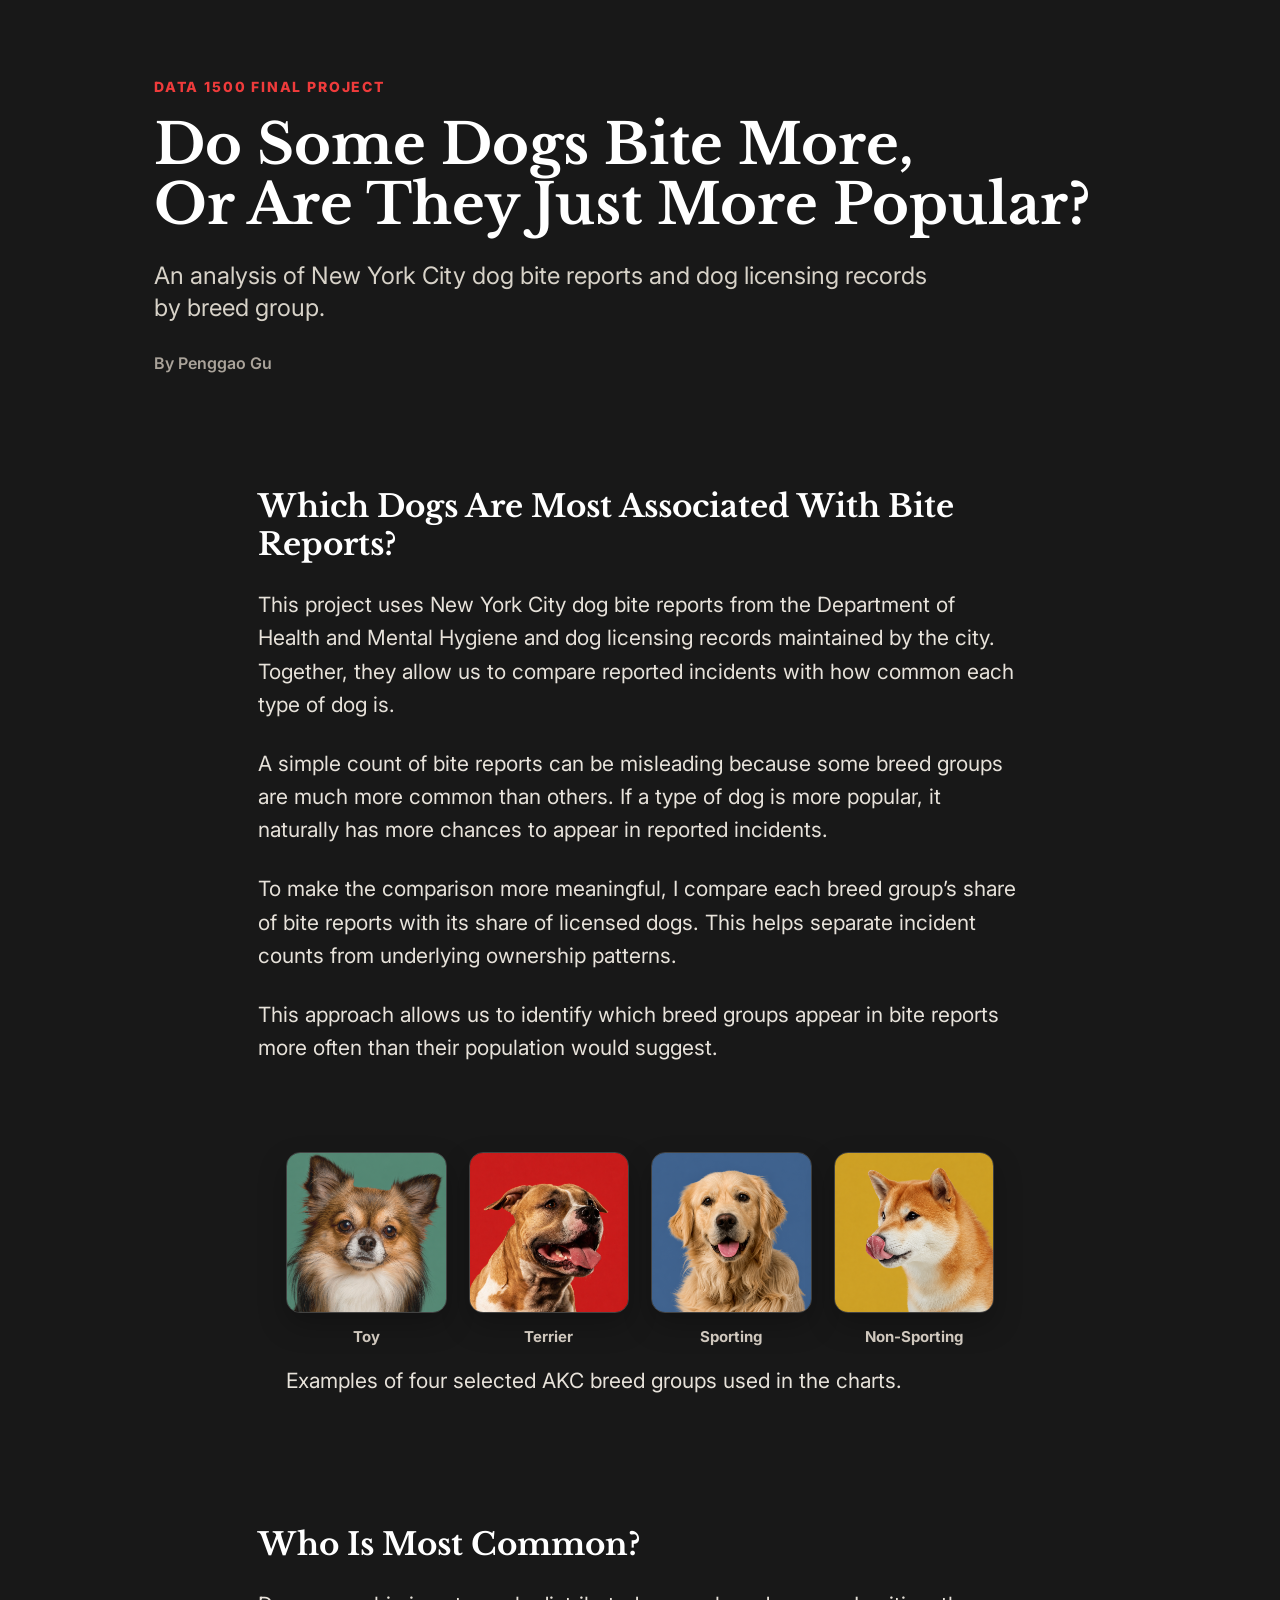
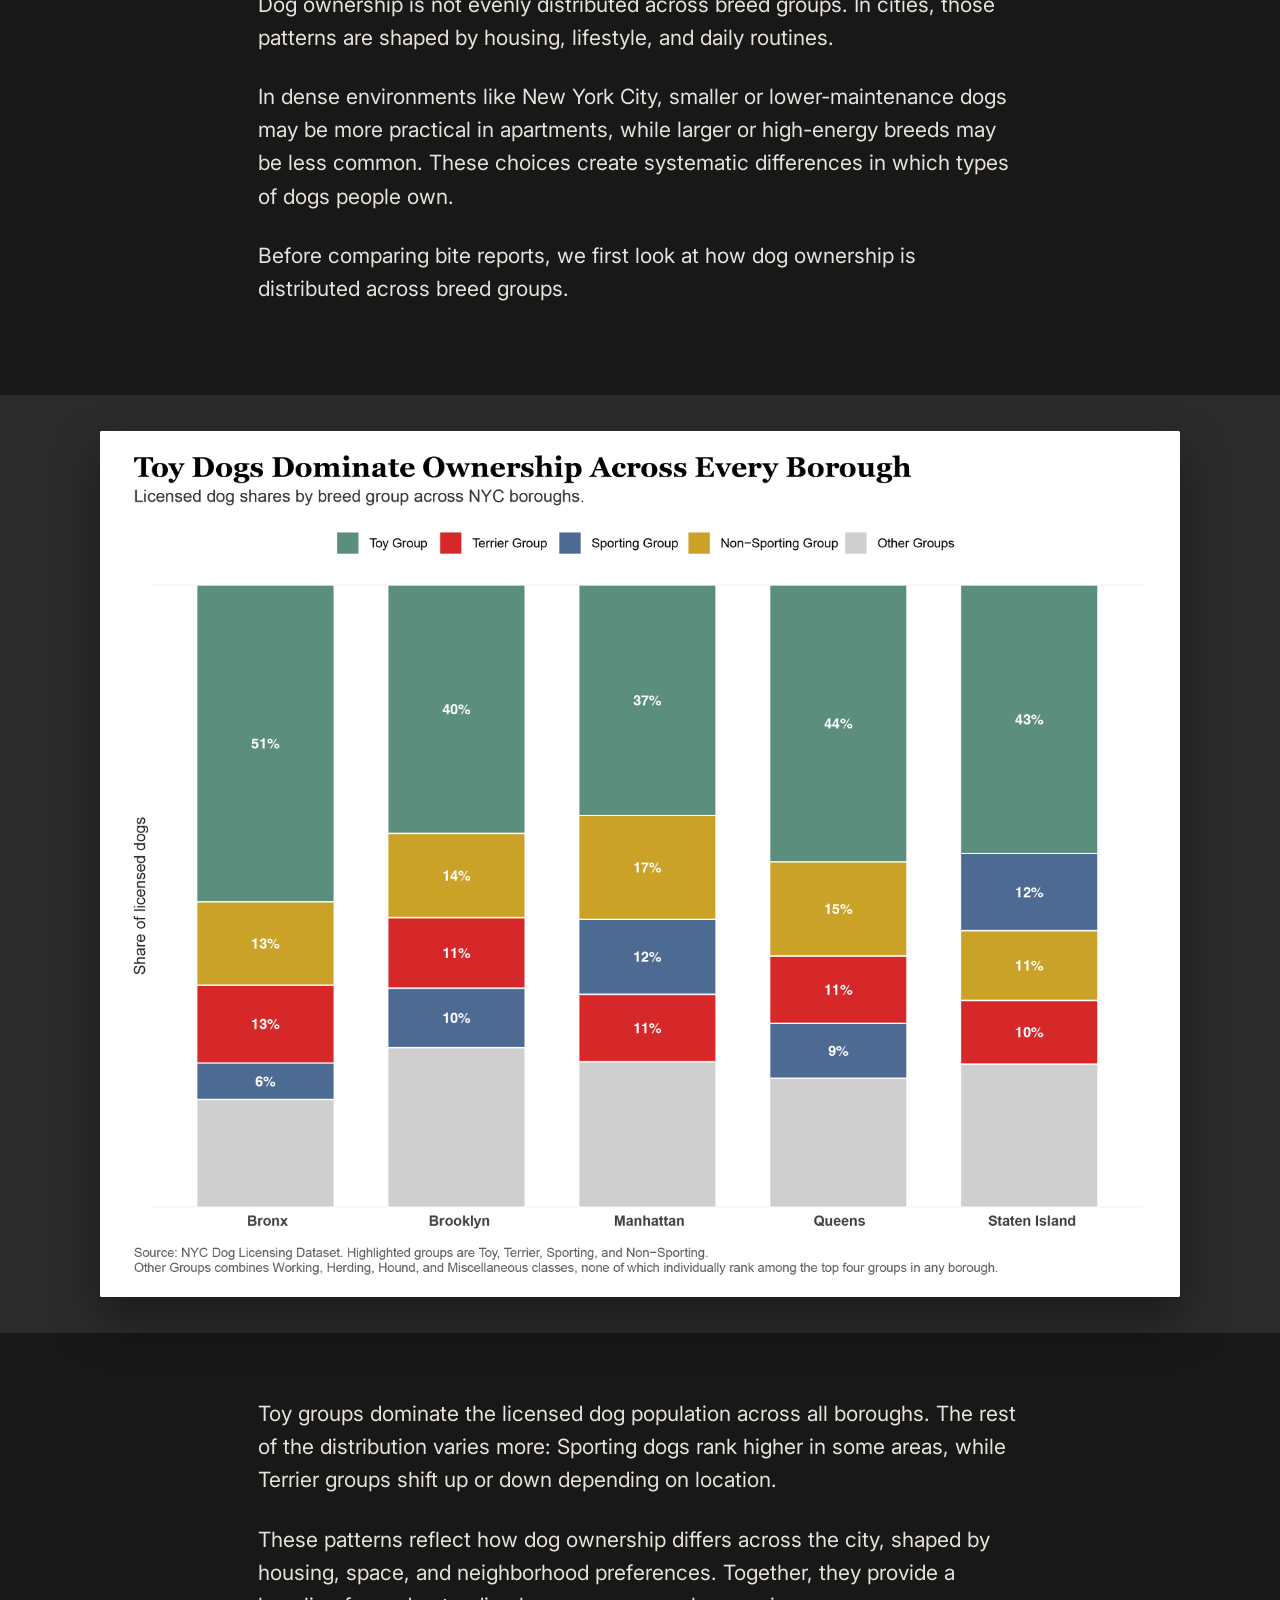
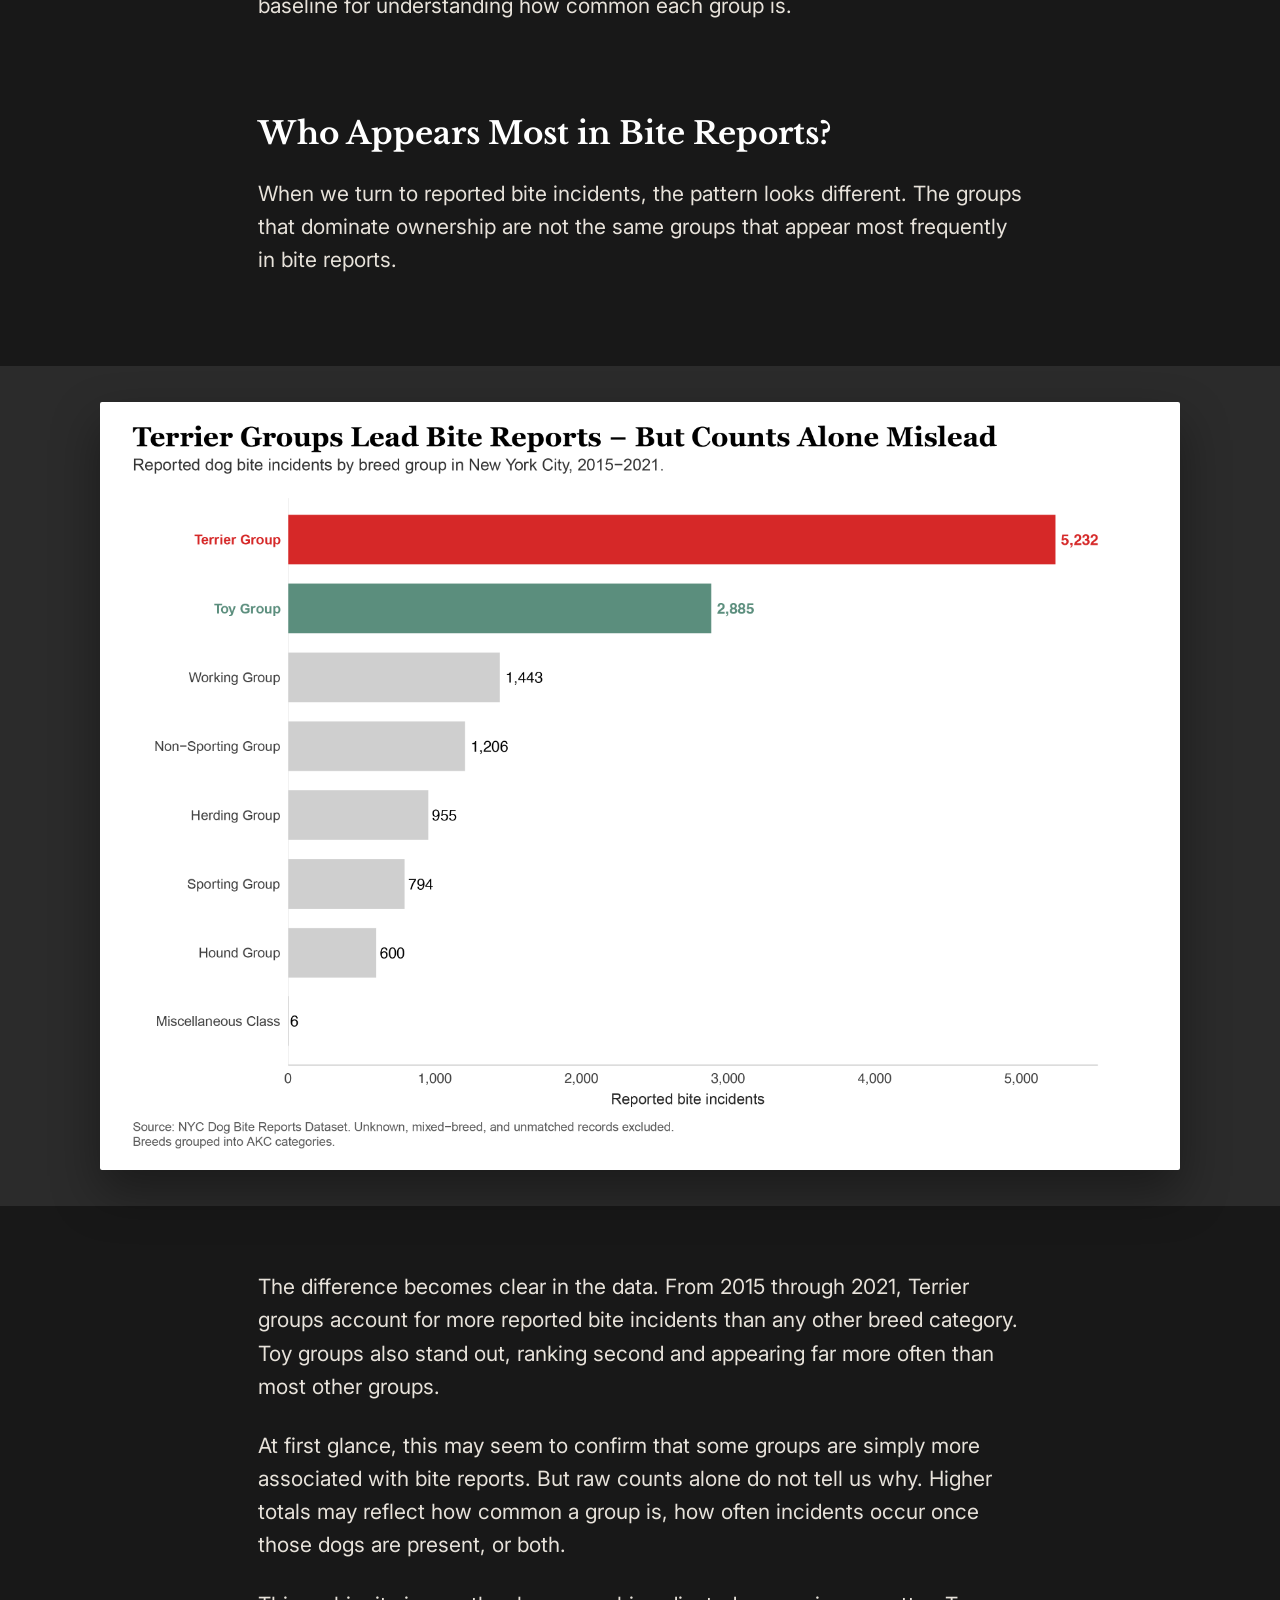
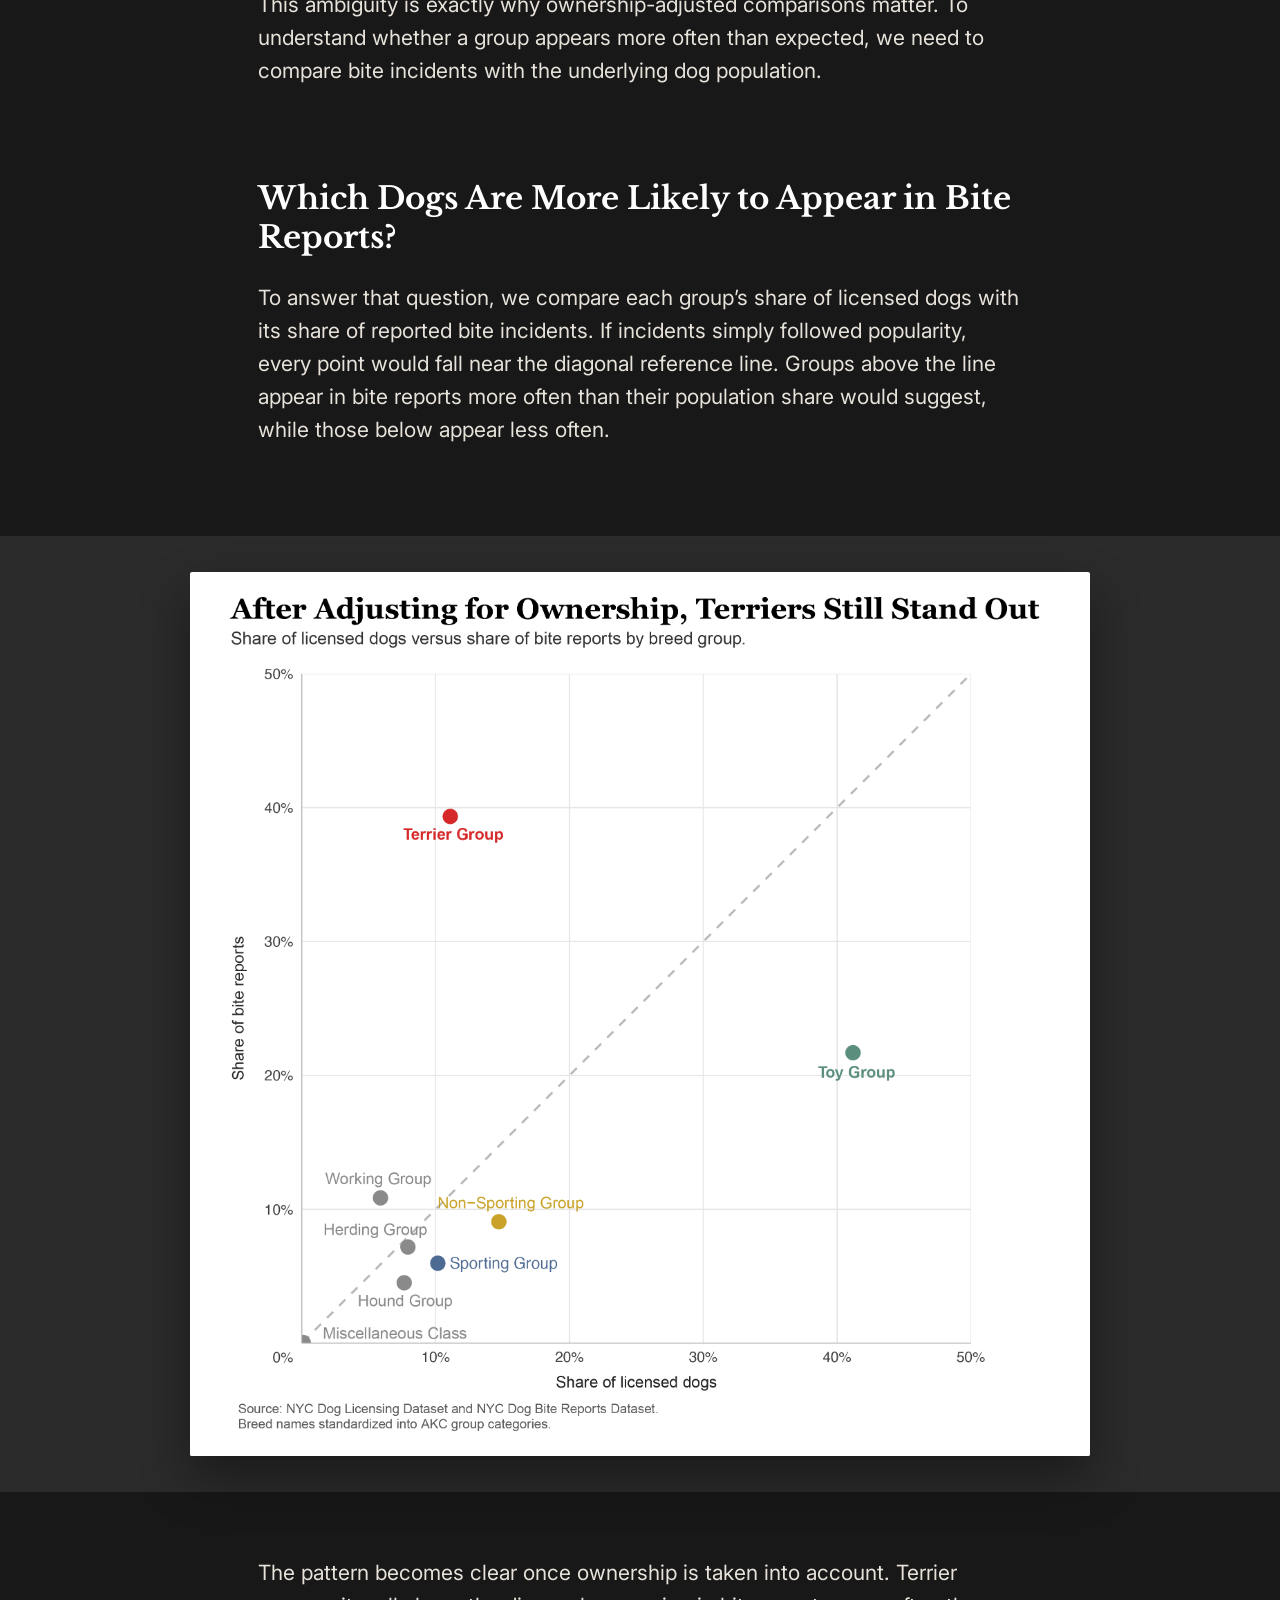
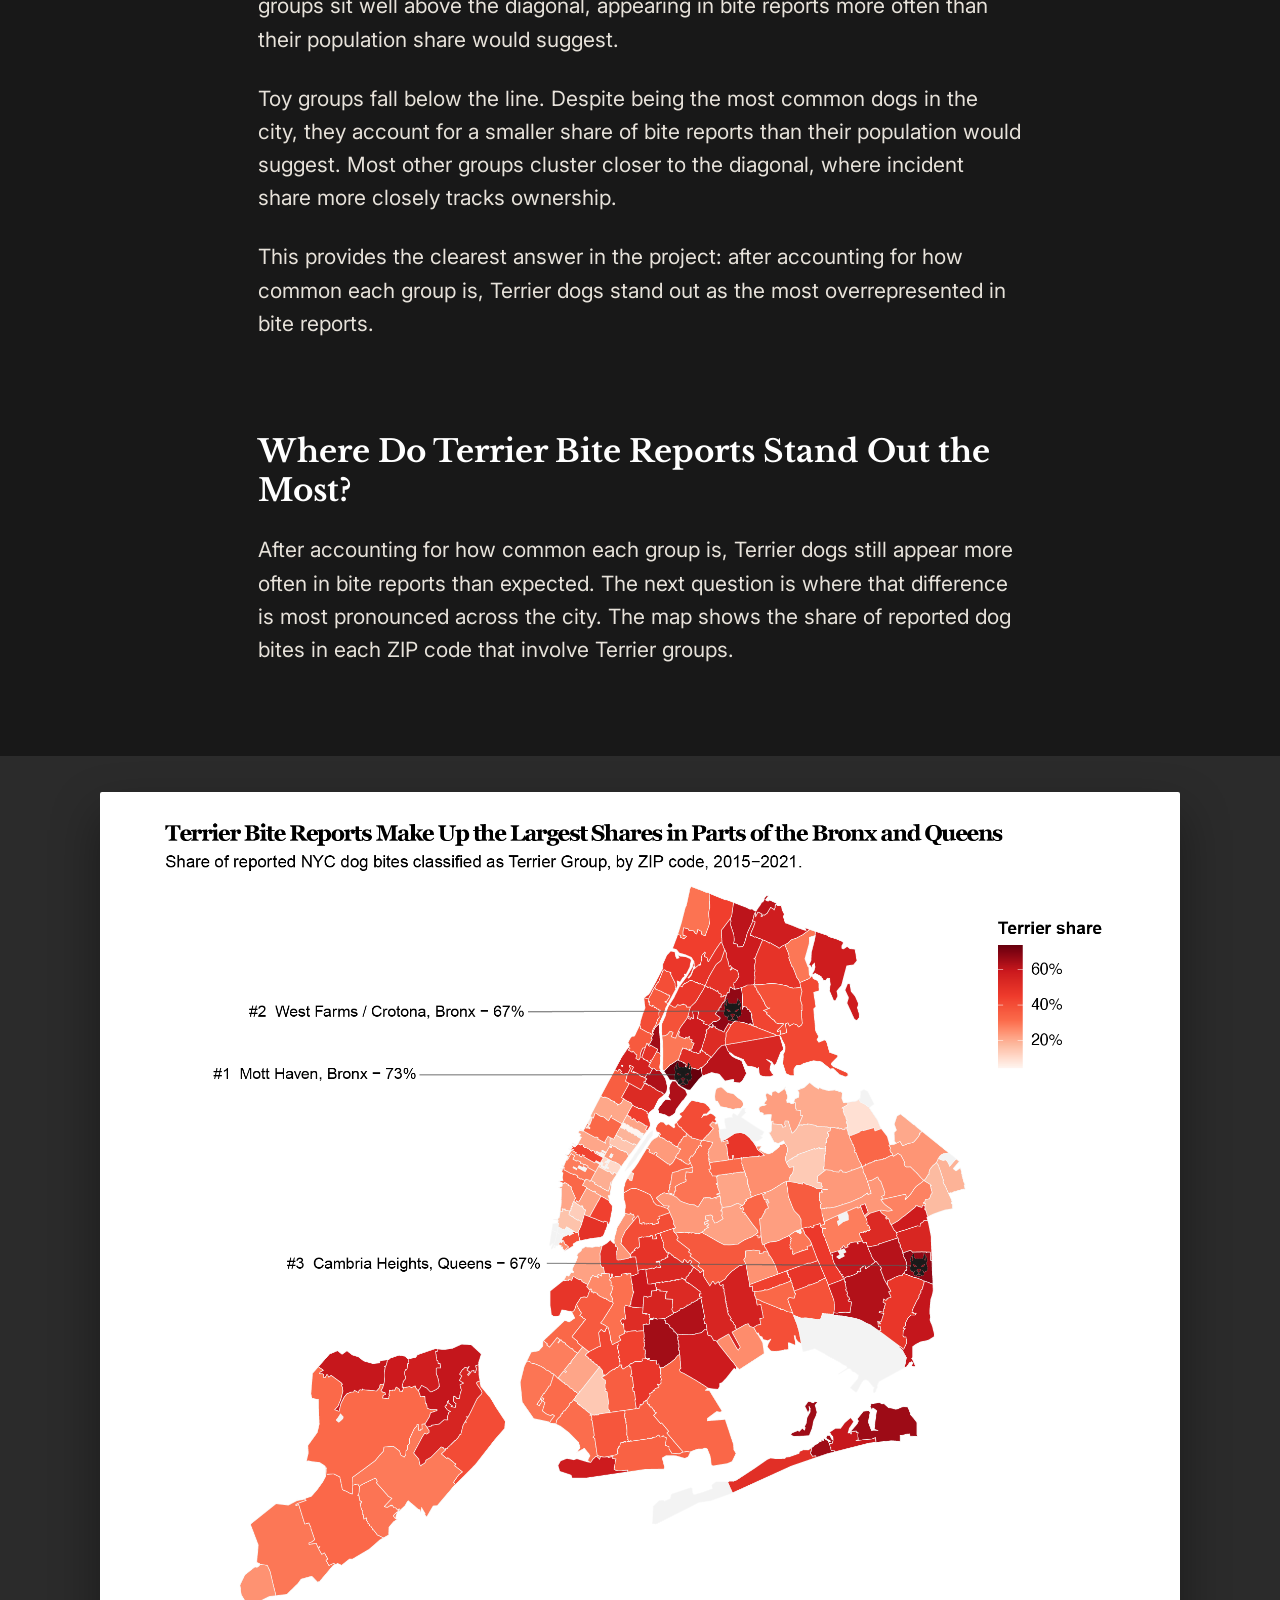
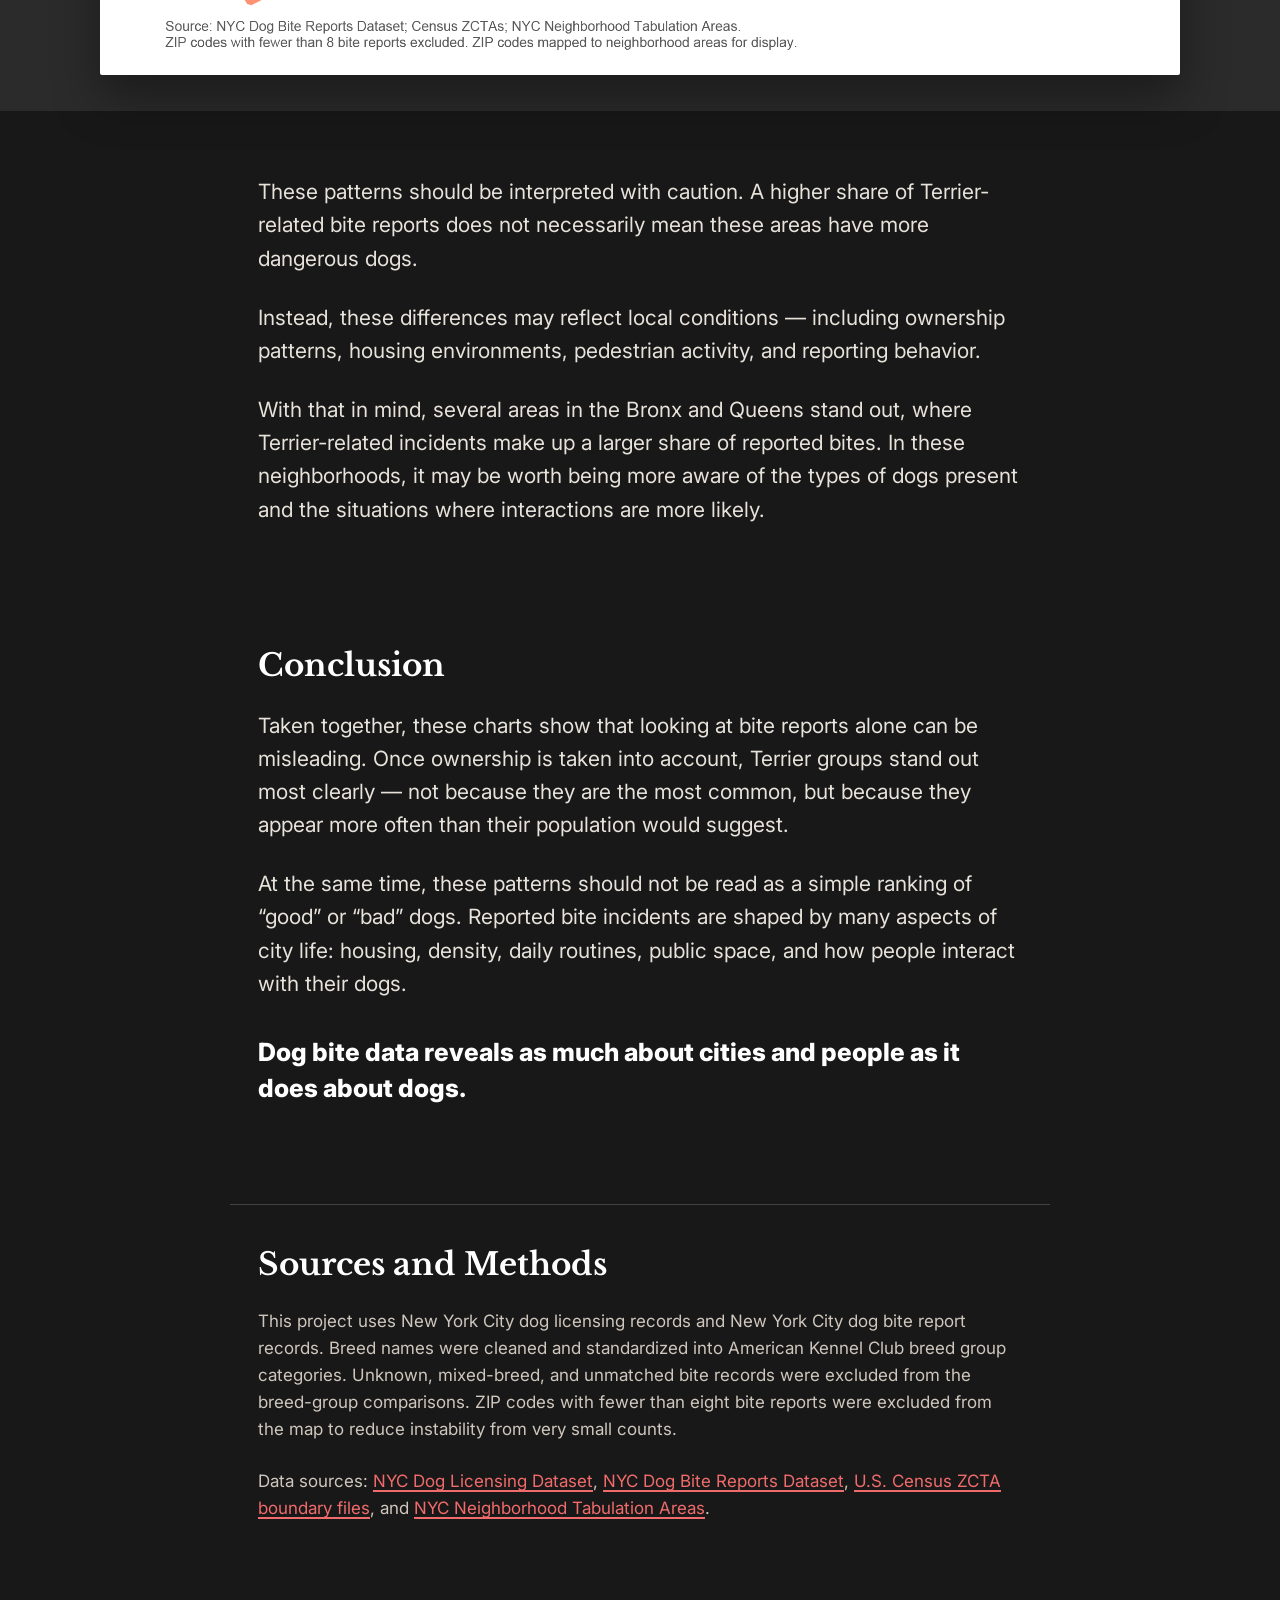
<file: dog-bite-nyc/index.html>
<!DOCTYPE html>
<html lang="en">
<head>
    <meta charset="UTF-8">
    <meta name="viewport" content="width=device-width, initial-scale=1.0">
    <title>Do Some Dogs Bite More?</title>
    <link rel="stylesheet" href="styles.css">

    <link rel="preconnect" href="https://fonts.googleapis.com">
    <link rel="preconnect" href="https://fonts.gstatic.com" crossorigin>
    <link href="https://fonts.googleapis.com/css2?family=Inter:wght@400;500;600;700;800&family=Libre+Baskerville:wght@700&display=swap" rel="stylesheet">
</head>

<body>
    <main>

        <section class="hero">
            <p class="kicker">DATA 1500 Final Project</p>
            <h1>Do Some Dogs Bite More,<br>
                Or Are They Just More Popular?</h1>
            <p class="dek">An analysis of New York City dog bite reports and dog licensing records by breed group.</p>
            <p class="byline">By Penggao Gu</p>
        </section>

        <section class="text-block">
            <h2>Which Dogs Are Most Associated With Bite Reports?</h2>

            <p>This project uses New York City dog bite reports from the Department of Health and Mental Hygiene and dog licensing records maintained by the city. Together, they allow us to compare reported incidents with how common each type of dog is.</p>
            
            <p>A simple count of bite reports can be misleading because some breed groups are much more common than others. If a type of dog is more popular, it naturally has more chances to appear in reported incidents.</p>

            <p>To make the comparison more meaningful, I compare each breed group’s share of bite reports with its share of licensed dogs. This helps separate incident counts from underlying ownership patterns.</p>

            <p>This approach allows us to identify which breed groups appear in bite reports more often than their population would suggest.</p>
        
            <div class="dog-strip">
                <div class="dog-grid">
                    <figure>
                        <img src="images/toyGroup.png" alt="Representative Toy Group dog">
                        <figcaption>Toy</figcaption>
                    </figure>

                    <figure>
                        <img src="images/terrierGroup.png" alt="Representative Terrier Group dog">
                        <figcaption>Terrier</figcaption>
                    </figure>

                    <figure>
                        <img src="images/sportingGroup.png" alt="Representative Sporting Group dog">
                        <figcaption>Sporting</figcaption>
                    </figure>

                    <figure>
                        <img src="images/nonSportingGroup.png" alt="Representative Non-Sporting Group dog">
                        <figcaption>Non-Sporting</figcaption>
                    </figure>
                </div>

                <p class="caption">
                    Examples of four selected AKC breed groups used in the charts.
                </p>
            </div>

        </section>

        <section class="text-block">
            <h2>Who Is Most Common?</h2>

            <p>Dog ownership is not evenly distributed across breed groups. In cities, those patterns are shaped by housing, lifestyle, and daily routines.</p>

            <p>In dense environments like New York City, smaller or lower-maintenance dogs may be more practical in apartments, while larger or high-energy breeds may be less common. These choices create systematic differences in which types of dogs people own.</p>

            <p>Before comparing bite reports, we first look at how dog ownership is distributed across breed groups.</p>
        </section>

        <section class="chart-section">
            <img class="chart" src="images/Rplot1.png" alt="Stacked bar chart showing licensed dog shares by breed group across New York City boroughs. Toy Group leads in every borough.">
        </section>

        <section class="text-block">
            <p>Toy groups dominate the licensed dog population across all boroughs. The rest of the distribution varies more: Sporting dogs rank higher in some areas, while Terrier groups shift up or down depending on location.</p>

            <p>These patterns reflect how dog ownership differs across the city, shaped by housing, space, and neighborhood preferences. Together, they provide a baseline for understanding how common each group is.</p>
        </section>

        <section class="text-block">
            <h2>Who Appears Most in Bite Reports?</h2>

            <p>When we turn to reported bite incidents, the pattern looks different. The groups that dominate ownership are not the same groups that appear most frequently in bite reports.</p>
        </section>

        <section class="chart-section">
            <img class="chart" src="images/Rplot2.png" alt="Horizontal bar chart showing reported dog bite incidents by breed group. Terrier Group has the most reported bite incidents.">
        </section>

        <section class="text-block">
            <p>The difference becomes clear in the data. From 2015 through 2021, Terrier groups account for more reported bite incidents than any other breed category. Toy groups also stand out, ranking second and appearing far more often than most other groups.</p>

            <p>At first glance, this may seem to confirm that some groups are simply more associated with bite reports. But raw counts alone do not tell us why. Higher totals may reflect how common a group is, how often incidents occur once those dogs are present, or both.</p>

            <p>This ambiguity is exactly why ownership-adjusted comparisons matter. To understand whether a group appears more often than expected, we need to compare bite incidents with the underlying dog population.</p>
        </section>

        <section class="text-block">
            <h2>Which Dogs Are More Likely to Appear in Bite Reports?</h2>

            <p>To answer that question, we compare each group’s share of licensed dogs with its share of reported bite incidents. If incidents simply followed popularity, every point would fall near the diagonal reference line. Groups above the line appear in bite reports more often than their population share would suggest, while those below appear less often.</p>
        </section>

        <section class="chart-section featured-chart">
            <img class="chart" src="images/Rplot3.png" alt="Scatter plot comparing share of licensed dogs with share of bite reports by breed group. Terrier Group appears above the expected line.">
        </section>

        <section class="text-block">
            <p>The pattern becomes clear once ownership is taken into account. Terrier groups sit well above the diagonal, appearing in bite reports more often than their population share would suggest.</p>

            <p>Toy groups fall below the line. Despite being the most common dogs in the city, they account for a smaller share of bite reports than their population would suggest. Most other groups cluster closer to the diagonal, where incident share more closely tracks ownership.</p>

            <p>This provides the clearest answer in the project: after accounting for how common each group is, Terrier dogs stand out as the most overrepresented in bite reports.</p>
        </section>

        <section class="text-block">
            <h2>Where Do Terrier Bite Reports Stand Out the Most?</h2>

            <p>After accounting for how common each group is, Terrier dogs still appear more often in bite reports than expected. The next question is where that difference is most pronounced across the city. The map shows the share of reported dog bites in each ZIP code that involve Terrier groups.</p>
        </section>

        <section class="chart-section">
            <img class="chart" src="images/Rplot4.png" alt="Map of New York City ZIP codes showing Terrier Group share of reported dog bites. Several high-share areas appear in the Bronx and Queens.">
        </section>

        <section class="text-block">
            <p>These patterns should be interpreted with caution. A higher share of Terrier-related bite reports does not necessarily mean these areas have more dangerous dogs.</p>

            <p>Instead, these differences may reflect local conditions — including ownership patterns, housing environments, pedestrian activity, and reporting behavior.</p>

            <p>With that in mind, several areas in the Bronx and Queens stand out, where Terrier-related incidents make up a larger share of reported bites. In these neighborhoods, it may be worth being more aware of the types of dogs present and the situations where interactions are more likely.</p>
        
        
        </section>

        <section class="conclusion">
            <h2>Conclusion</h2>

            <p>Taken together, these charts show that looking at bite reports alone can be misleading. Once ownership is taken into account, Terrier groups stand out most clearly — not because they are the most common, but because they appear more often than their population would suggest.</p>

            <p>At the same time, these patterns should not be read as a simple ranking of “good” or “bad” dogs. Reported bite incidents are shaped by many aspects of city life: housing, density, daily routines, public space, and how people interact with their dogs.</p>

            <p class="ending">Dog bite data reveals as much about cities and people as it does about dogs.</p>
        </section>

        <section class="sources">
            <h2>Sources and Methods</h2>

            <p>This project uses New York City dog licensing records and New York City dog bite report records. Breed names were cleaned and standardized into American Kennel Club breed group categories. Unknown, mixed-breed, and unmatched bite records were excluded from the breed-group comparisons. ZIP codes with fewer than eight bite reports were excluded from the map to reduce instability from very small counts.</p>

            <p>Data sources:
                <a href="https://data.cityofnewyork.us/Health/NYC-Dog-Licensing-Dataset/nu7n-tubp" target="_blank">NYC Dog Licensing Dataset</a>,
                <a href="https://data.cityofnewyork.us/Health/DOHMH-Dog-Bite-Data/rsgh-akpg" target="_blank">NYC Dog Bite Reports Dataset</a>,
                <a href="https://www.census.gov/geographies/mapping-files/time-series/geo/cartographic-boundary.html" target="_blank">U.S. Census ZCTA boundary files</a>, and
                <a href="https://www.nyc.gov/content/planning/pages/resources/datasets/neighborhood-tabulation" target="_blank">NYC Neighborhood Tabulation Areas</a>.
            </p>
        </section>

    </main>
</body>
</html>
</file>
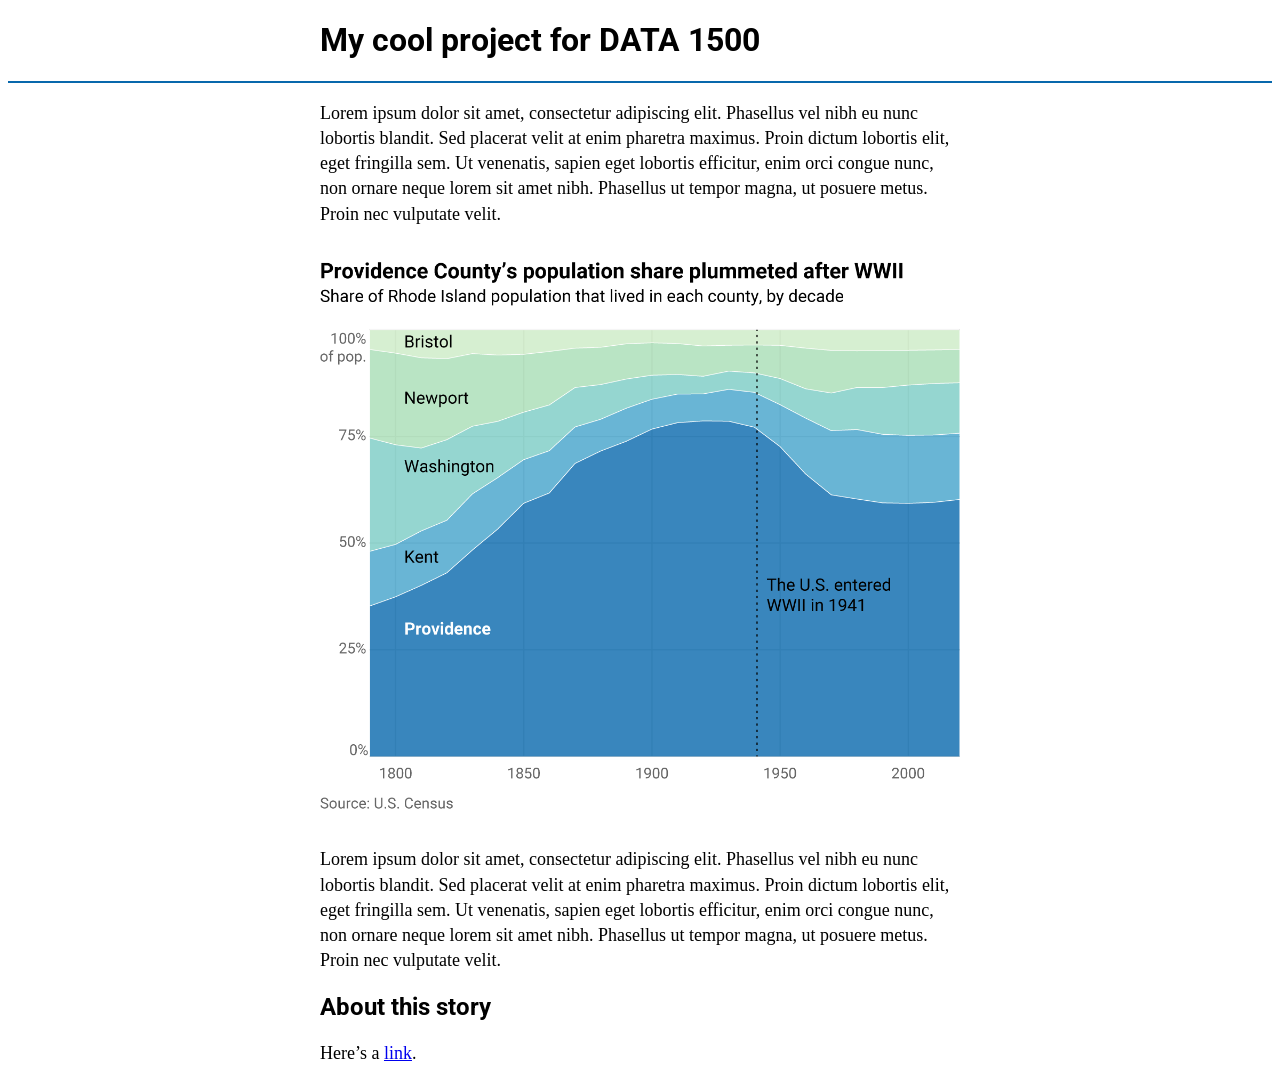
<file: new-york-dog-bites-project/index.html>
<!DOCTYPE html>
<html>
    <head>
        <link rel="stylesheet" href="styles.css">
        <link rel="preconnect" href="https://fonts.googleapis.com">
        <link rel="preconnect" href="https://fonts.gstatic.com" crossorigin>
        <link href="https://fonts.googleapis.com/css2?family=Roboto:ital,wght@0,100..900;1,100..900&display=swap" rel="stylesheet">
    </head>
    <body>
        <h1>My cool project for DATA 1500</h1>
        <div id ="divider"></div>
        <p>Lorem ipsum dolor sit amet, consectetur adipiscing elit. Phasellus vel nibh eu nunc lobortis blandit. Sed placerat velit at enim pharetra maximus. Proin dictum lobortis elit, eget fringilla sem. Ut venenatis, sapien eget lobortis efficitur, enim orci congue nunc, non ornare neque lorem sit amet nibh. Phasellus ut tempor magna, ut posuere metus. Proin nec vulputate velit. </p>
        <img src = "images/rhode_island.png">
        <p>Lorem ipsum dolor sit amet, consectetur adipiscing elit. Phasellus vel nibh eu nunc lobortis blandit. Sed placerat velit at enim pharetra maximus. Proin dictum lobortis elit, eget fringilla sem. Ut venenatis, sapien eget lobortis efficitur, enim orci congue nunc, non ornare neque lorem sit amet nibh. Phasellus ut tempor magna, ut posuere metus. Proin nec vulputate velit. </p>
        <h2>About this story</h2>
        <p>Here’s a <a href="https://www.brown.edu/">link</a>.</p>
    </body>
</html>
</file>
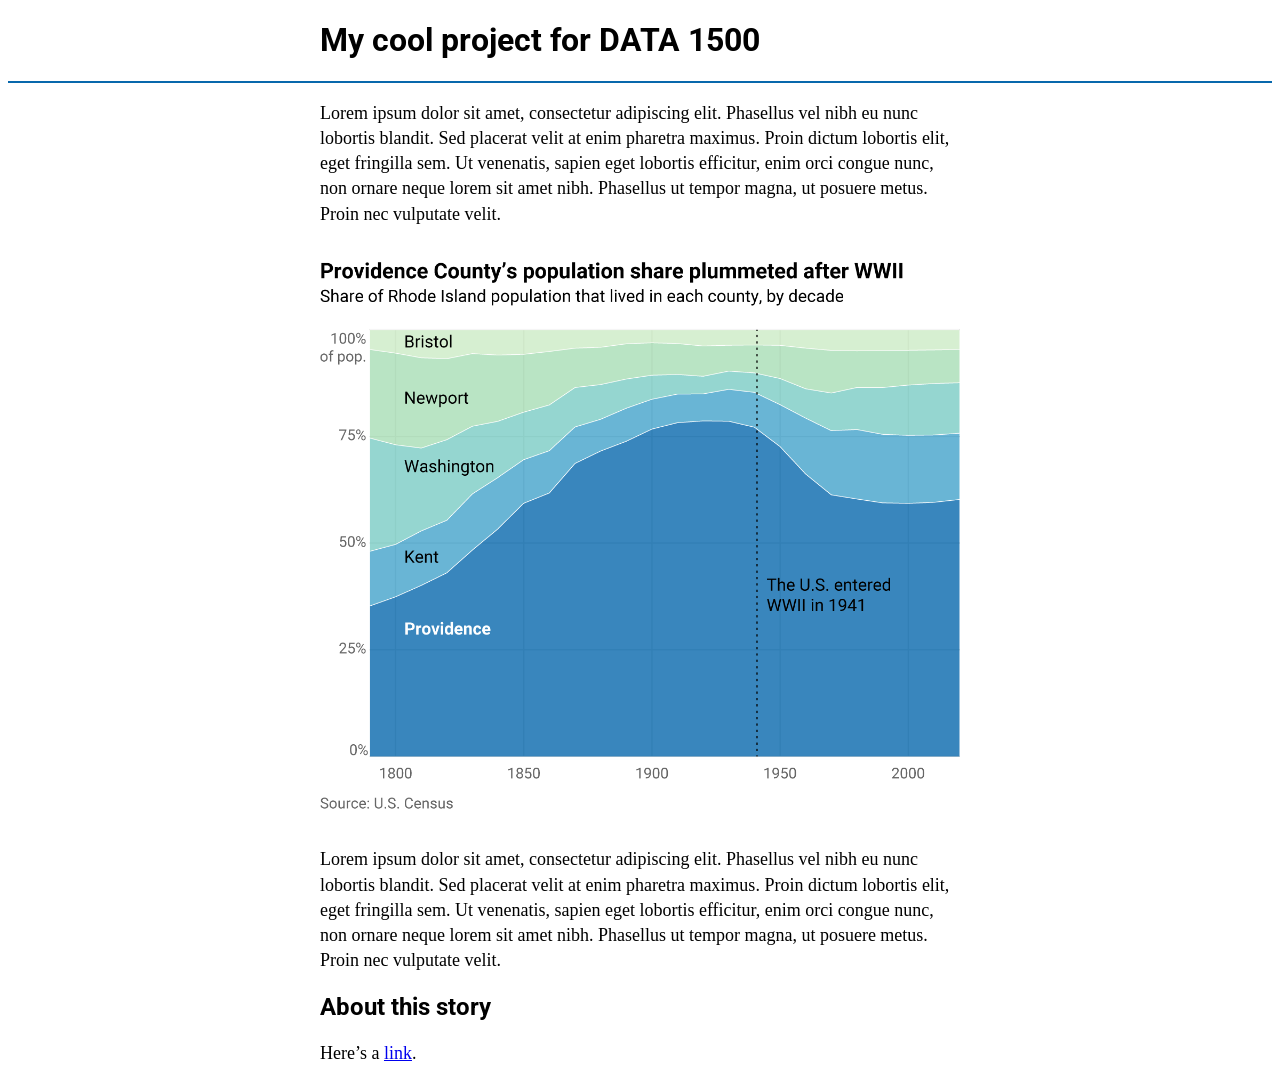
<file: test-project/index.html>
<!DOCTYPE html>
<html>
    <head>
        <title>My cool DATA 1500 project</title>
        <link rel="stylesheet" href="styles.css">
        <link rel="preconnect" href="https://fonts.googleapis.com">
        <link rel="preconnect" href="https://fonts.gstatic.com" crossorigin>
        <link href="https://fonts.googleapis.com/css2?family=Roboto:ital,wght@0,100..900;1,100..900&display=swap" rel="stylesheet">
        <script src="https://d3js.org/d3.v7.min.js"></script>
    </head>
    <body>
        <h1>My cool project for DATA 1500</h1>
        <div id ="divider"></div>
        <p>Lorem ipsum dolor sit amet, consectetur adipiscing elit. Phasellus vel nibh eu nunc lobortis blandit. Sed placerat velit at enim pharetra maximus. Proin dictum lobortis elit, eget fringilla sem. Ut venenatis, sapien eget lobortis efficitur, enim orci congue nunc, non ornare neque lorem sit amet nibh. Phasellus ut tempor magna, ut posuere metus. Proin nec vulputate velit. </p>
        <img src = "images/rhode_island.png">
        <p>Lorem ipsum dolor sit amet, consectetur adipiscing elit. Phasellus vel nibh eu nunc lobortis blandit. Sed placerat velit at enim pharetra maximus. Proin dictum lobortis elit, eget fringilla sem. Ut venenatis, sapien eget lobortis efficitur, enim orci congue nunc, non ornare neque lorem sit amet nibh. Phasellus ut tempor magna, ut posuere metus. Proin nec vulputate velit. </p>
        <h2>About this story</h2>
        <p>Here’s a <a href="https://www.brown.edu/">link</a>.</p>
        <div id = "myChart"></div>
    </body>
    <script src="scripts/scatter.js"></script>
</html>
</file>
<file: dog-bite-nyc/styles.css>
* {
    box-sizing: border-box;
}

body {
    margin: 0;
    background: #181818;
    color: #f4f1ea;
    font-family: "Inter", sans-serif;
}

main {
    width: 100%;
}

.hero {
    max-width: 1040px;
    margin: 0 auto;
    padding: 78px 34px 58px 34px;
}

.kicker {
    color: #ef3b3b;
    text-transform: uppercase;
    letter-spacing: 0.13em;
    font-size: 14px;
    font-weight: 800;
    margin: 0 0 20px 0;
}

h1 {
    font-family: "Libre Baskerville", serif;
    font-size: 56px;
    line-height: 1.08;
    margin: 0 0 24px 0;
    color: #ffffff;
    max-width: 980px;
}

.dek {
    font-size: 24px;
    line-height: 1.35;
    max-width: 780px;
    color: #d7d2c8;
    margin: 0 0 28px 0;
}

.byline {
    font-size: 16px;
    color: #aaa39a;
    margin-top: 28px;
    font-weight: 600;
}

.text-block,
.dog-strip,
.conclusion,
.sources {
    max-width: 820px;
    margin: 0 auto;
    padding: 26px 28px;
}

.text-block p,
.conclusion p,
.sources p {
    font-size: 21px;
    line-height: 1.58;
    color: #e7e2da;
    margin: 0 0 26px 0;
}

h2 {
    font-family: "Libre Baskerville", serif;
    font-size: 31px;
    line-height: 1.25;
    color: #ffffff;
    margin: 14px 0 24px 0;
}

.question {
    font-size: 28px !important;
    line-height: 1.35 !important;
    font-weight: 800;
    color: #ffffff !important;
    border-left: 6px solid #d62828;
    padding-left: 20px;
    margin: 36px 0 !important;
}

.dog-strip {
    padding-top: 36px;
    padding-bottom: 36px;
}

.dog-grid {
    display: grid;
    grid-template-columns: repeat(4, 1fr);
    gap: 22px;
    margin: 26px 0 18px 0;
}

.dog-grid figure {
    margin: 0;
}

.dog-grid img {
    width: 100%;
    aspect-ratio: 1 / 1;
    object-fit: cover;
    border-radius: 14px;
    border: 1px solid rgba(255,255,255,0.18);
    box-shadow: 0 12px 28px rgba(0,0,0,0.25);
}

.dog-grid figcaption {
    text-align: center;
    margin-top: 10px;
    font-size: 15px;
    color: #cfc7bd;
    font-weight: 700;
}

.caption {
    font-size: 16px;
    line-height: 1.45;
    color: #aaa39a;
    margin-top: 18px;
}

.chart-section {
    width: 100%;
    background: #2b2b2b;
    padding: 36px 28px;
    margin: 38px 0;
}

.chart {
    display: block;
    width: 100%;
    max-width: 1080px;
    margin: 0 auto;
    background: white;
    border-radius: 2px;
    box-shadow: 0 22px 48px rgba(0,0,0,0.38);
}

.featured-chart .chart {
    max-width: 900px;
}

.conclusion {
    margin-top: 14px;
    padding-top: 40px;
}

.ending {
    font-size: 25px !important;
    line-height: 1.45 !important;
    font-weight: 800;
    color: #ffffff !important;
    margin-top: 34px !important;
}

.sources {
    border-top: 1px solid rgba(255,255,255,0.18);
    margin-top: 46px;
    padding-bottom: 86px;
}

.sources p {
    font-size: 17px;
    line-height: 1.58;
    color: #cfc7bd;
}

a {
    color: #f06b6b;
    text-decoration-thickness: 2px;
    text-underline-offset: 3px;
}

a:hover {
    color: #ffffff;
}

@media (max-width: 760px) {
    .hero {
        padding: 54px 22px 36px 22px;
    }

    h1 {
        font-size: 38px;
    }

    .dek {
        font-size: 20px;
    }

    h2 {
        font-size: 26px;
    }

    .text-block,
    .dog-strip,
    .conclusion,
    .sources {
        padding-left: 22px;
        padding-right: 22px;
    }

    .text-block p,
    .conclusion p {
        font-size: 18px;
    }

    .question {
        font-size: 22px !important;
    }

    .dog-grid {
        grid-template-columns: repeat(2, 1fr);
    }

    .chart-section {
        padding: 24px 10px;
    }
}
</file>
<file: new-york-dog-bites-project/styles.css>
img, p, h1, h2 {
	width: 100%;
	max-width: 640px;
	margin-left: auto;
	margin-right: auto;
}

img {
	display: block;
	padding: 15px 0px;
}

p {
	font-size: 18px;
	line-height: 1.4;
	font-family: "Crimson Text";
}

h1, h2 { 
font-family: "Roboto";
}

#divider {
height: 2px;
background-color: #0868ac;
margin-top: 10px;
margin-bottom: 10px;
}
</file>
<file: test-project/styles.css>
img, p, h1, h2 {
	width: 100%;
	max-width: 640px;
	margin-left: auto;
	margin-right: auto;
}

img {
	display: block;
	padding: 15px 0px;
}

p {
	font-size: 18px;
	line-height: 1.4;
	font-family: "Crimson Text";
}

h1, h2 { 
font-family: "Roboto";
}

#divider {
height: 2px;
background-color: #0868ac;
margin-top: 10px;
margin-bottom: 10px;
}
</file>
